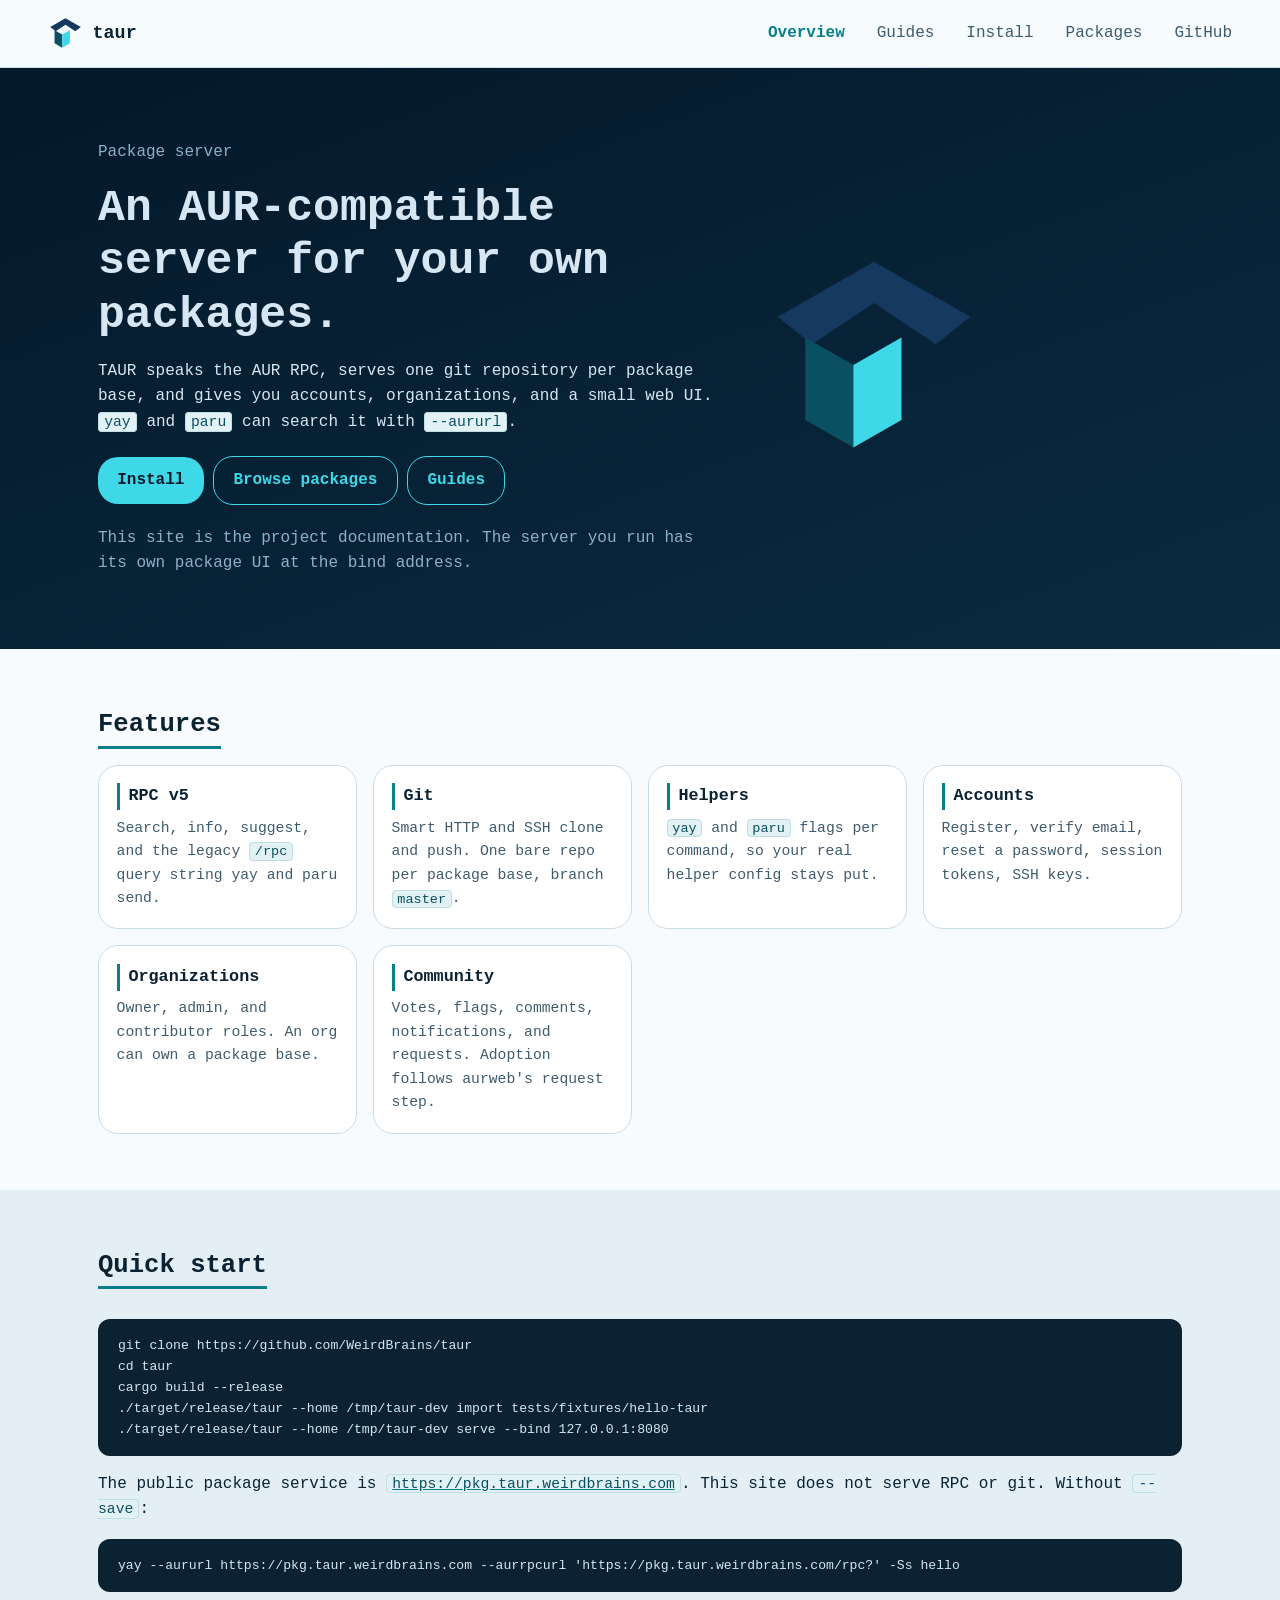
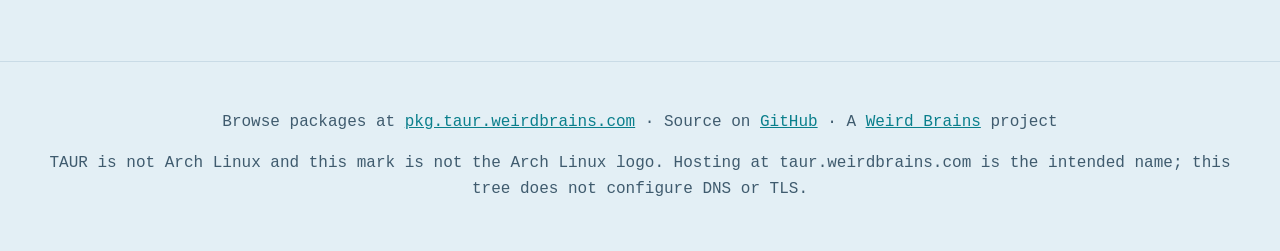
<file: index.html>
<!doctype html>
<html lang="en">
<head>
<meta charset="utf-8">
<meta name="viewport" content="width=device-width, initial-scale=1">
<title>TAUR — an AUR-compatible package server</title>
<link rel="canonical" href="https://taur.weirdbrains.com/">
<link rel="icon" href="assets/icon.svg" type="image/svg+xml">
<link rel="icon" href="assets/favicon.ico" type="image/x-icon">
<link rel="icon" href="/favicon.ico" type="image/x-icon">
<link rel="stylesheet" href="style.css">
</head>
<body>
<a class="skip" href="#main">Skip to content</a>
<header class="nav">
  <a class="brand" href="./"><img class="logo" src="assets/logo.svg" alt="" width="36" height="36"> taur</a>
  <button class="menu" aria-expanded="false" aria-controls="links">Menu</button>
  <nav id="links" aria-label="Main">
    <a href="./" aria-current="page">Overview</a>
    <a href="docs/">Guides</a>
    <a href="docs/install.html">Install</a>
    <a href="https://pkg.taur.weirdbrains.com/">Packages</a>
    <a href="https://github.com/WeirdBrains/taur">GitHub</a>
  </nav>
</header>
<main id="main">
<section class="hero">
  <div>
    <p class="lede">Package server</p>
    <h1>An AUR-compatible server for your own packages.</h1>
    <p>TAUR speaks the AUR RPC, serves one git repository per package base, and gives you accounts, organizations, and a small web UI. <code>yay</code> and <code>paru</code> can search it with <code>--aururl</code>.</p>
    <p><a class="btn" href="docs/install.html">Install</a><a class="btn ghost" href="https://pkg.taur.weirdbrains.com/">Browse packages</a><a class="btn ghost" href="docs/">Guides</a></p>
    <p class="lede">This site is the project documentation. The server you run has its own package UI at the bind address.</p>
  </div>
  <img class="mark" src="assets/logo.svg" alt="TAUR mark: an angular tau, not the Arch Linux logo">
</section>
<section class="light">
  <h2>Features</h2>
  <ul class="grid">
    <li><h3>RPC v5</h3><p>Search, info, suggest, and the legacy <code>/rpc</code> query string yay and paru send.</p></li>
    <li><h3>Git</h3><p>Smart HTTP and SSH clone and push. One bare repo per package base, branch <code>master</code>.</p></li>
    <li><h3>Helpers</h3><p><code>yay</code> and <code>paru</code> flags per command, so your real helper config stays put.</p></li>
    <li><h3>Accounts</h3><p>Register, verify email, reset a password, session tokens, SSH keys.</p></li>
    <li><h3>Organizations</h3><p>Owner, admin, and contributor roles. An org can own a package base.</p></li>
    <li><h3>Community</h3><p>Votes, flags, comments, notifications, and requests. Adoption follows aurweb's request step.</p></li>
  </ul>
</section>
<section>
  <h2>Quick start</h2>
  <pre><code>git clone https://github.com/WeirdBrains/taur
cd taur
cargo build --release
./target/release/taur --home /tmp/taur-dev import tests/fixtures/hello-taur
./target/release/taur --home /tmp/taur-dev serve --bind 127.0.0.1:8080</code></pre>
  <p>The public package service is <a href="https://pkg.taur.weirdbrains.com/"><code>https://pkg.taur.weirdbrains.com</code></a>. This site does not serve RPC or git. Without <code>--save</code>:</p>
  <pre><code>yay --aururl https://pkg.taur.weirdbrains.com --aurrpcurl 'https://pkg.taur.weirdbrains.com/rpc?' -Ss hello</code></pre>
</section>
</main>
<footer>
  <p>Browse packages at <a href="https://pkg.taur.weirdbrains.com/">pkg.taur.weirdbrains.com</a> · Source on <a href="https://github.com/WeirdBrains/taur">GitHub</a> · A <a href="https://weirdbrains.com">Weird Brains</a> project</p>
  <p>TAUR is not Arch Linux and this mark is not the Arch Linux logo. Hosting at taur.weirdbrains.com is the intended name; this tree does not configure DNS or TLS.</p>
</footer>
<script src="main.js"></script>
</body>
</html>
</file>
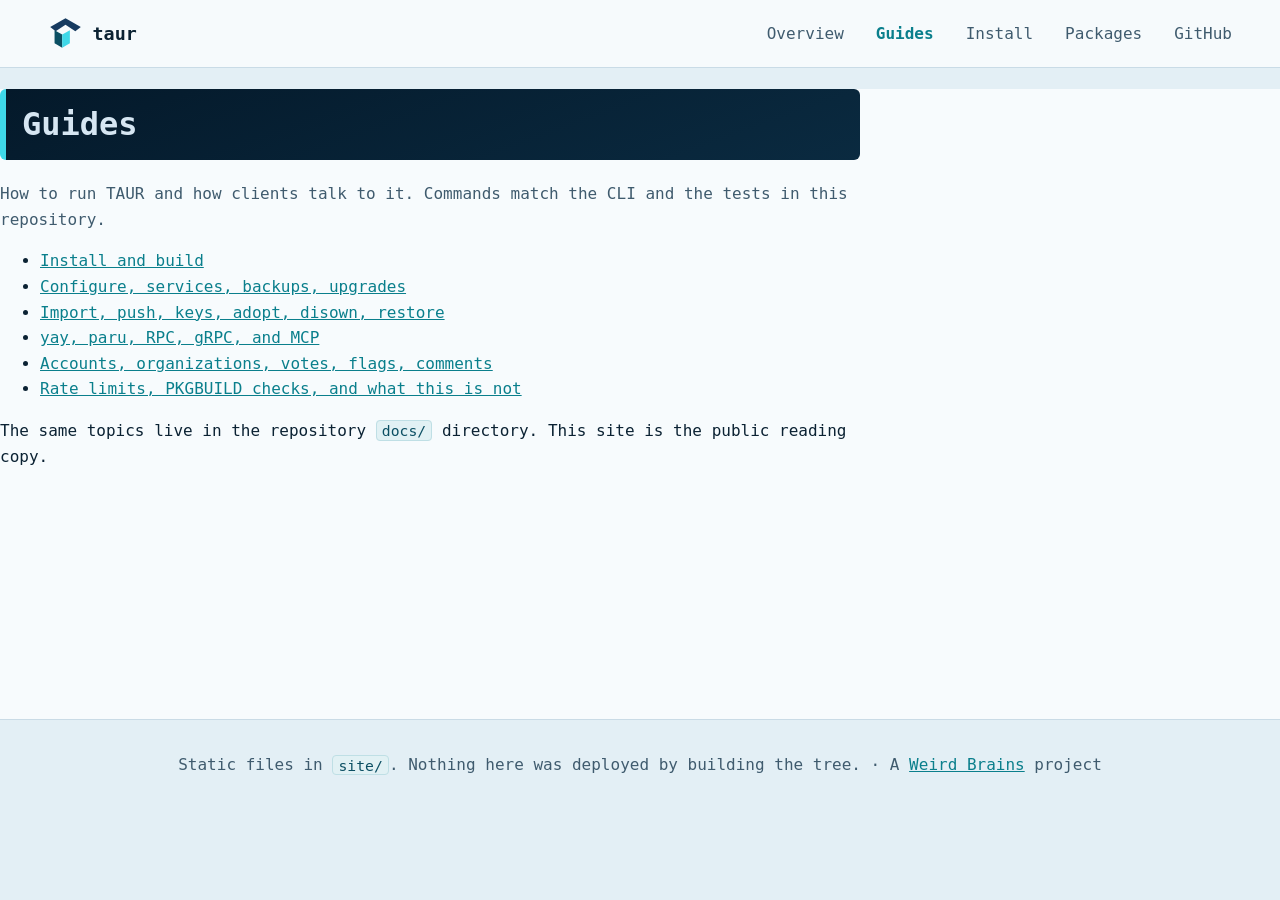
<file: docs/index.html>
<!doctype html>
<html lang="en">
<head>
<meta charset="utf-8">
<meta name="viewport" content="width=device-width, initial-scale=1">
<title>Guides — TAUR</title>
<link rel="canonical" href="https://taur.weirdbrains.com/docs/">
<link rel="icon" href="../assets/icon.svg" type="image/svg+xml">
<link rel="icon" href="../assets/favicon.ico" type="image/x-icon">
<link rel="icon" href="/favicon.ico" type="image/x-icon">
<link rel="stylesheet" href="../style.css">
</head>
<body>
<a class="skip" href="#main">Skip to content</a>
<header class="nav">
  <a class="brand" href="../"><img class="logo" src="../assets/logo.svg" alt="" width="36" height="36"> taur</a>
  <button class="menu" aria-expanded="false" aria-controls="links">Menu</button>
  <nav id="links" aria-label="Main">
    <a href="../">Overview</a>
    <a href="./" aria-current="page">Guides</a>
    <a href="install.html">Install</a>
    <a href="https://pkg.taur.weirdbrains.com/">Packages</a>
    <a href="https://github.com/WeirdBrains/taur">GitHub</a>
  </nav>
</header>
<main id="main" class="light doc">
<h1>Guides</h1>
<p class="lede">How to run TAUR and how clients talk to it. Commands match the CLI and the tests in this repository.</p>
<ul>
  <li><a href="install.html">Install and build</a></li>
  <li><a href="operate.html">Configure, services, backups, upgrades</a></li>
  <li><a href="publish.html">Import, push, keys, adopt, disown, restore</a></li>
  <li><a href="clients.html">yay, paru, RPC, gRPC, and MCP</a></li>
  <li><a href="people.html">Accounts, organizations, votes, flags, comments</a></li>
  <li><a href="security.html">Rate limits, PKGBUILD checks, and what this is not</a></li>
</ul>
<p>The same topics live in the repository <code>docs/</code> directory. This site is the public reading copy.</p>
</main>
<footer class="docfoot">Static files in <code>site/</code>. Nothing here was deployed by building the tree. · A <a href="https://weirdbrains.com">Weird Brains</a> project</footer>
<script src="../main.js"></script>
</body>
</html>
</file>
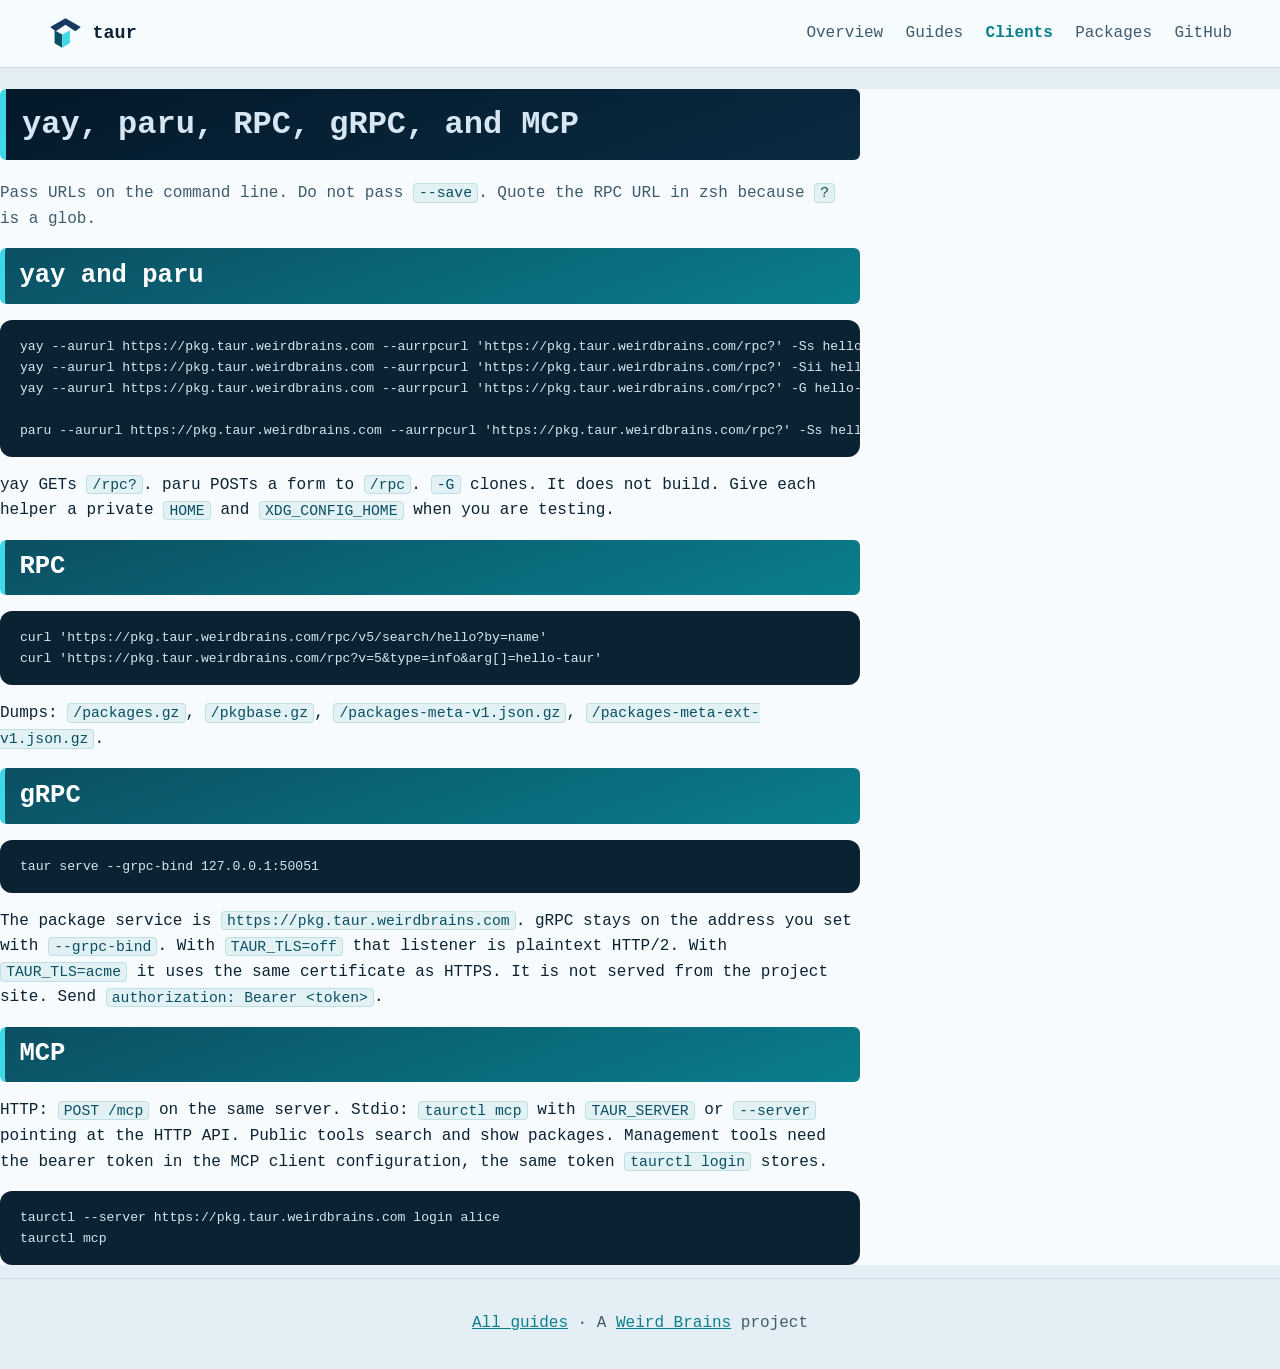
<file: docs/clients.html>
<!doctype html>
<html lang="en">
<head>
<meta charset="utf-8">
<meta name="viewport" content="width=device-width, initial-scale=1">
<title>Clients — TAUR</title>
<link rel="canonical" href="https://taur.weirdbrains.com/docs/clients.html">
<link rel="icon" href="../assets/icon.svg" type="image/svg+xml">
<link rel="icon" href="../assets/favicon.ico" type="image/x-icon">
<link rel="icon" href="/favicon.ico" type="image/x-icon">
<link rel="stylesheet" href="../style.css">
</head>
<body>
<a class="skip" href="#main">Skip to content</a>
<header class="nav">
  <a class="brand" href="../"><img class="logo" src="../assets/logo.svg" alt="" width="36" height="36"> taur</a>
  <button class="menu" aria-expanded="false" aria-controls="links">Menu</button>
  <nav id="links" aria-label="Main"><a href="../">Overview</a><a href="./">Guides</a><a href="clients.html" aria-current="page">Clients</a><a href="https://pkg.taur.weirdbrains.com/">Packages</a><a href="https://github.com/WeirdBrains/taur">GitHub</a></nav>
</header>
<main id="main" class="light doc">
<h1>yay, paru, RPC, gRPC, and MCP</h1>
<p class="lede">Pass URLs on the command line. Do not pass <code>--save</code>. Quote the RPC URL in zsh because <code>?</code> is a glob.</p>
<h2>yay and paru</h2>
<pre><code>yay --aururl https://pkg.taur.weirdbrains.com --aurrpcurl 'https://pkg.taur.weirdbrains.com/rpc?' -Ss hello
yay --aururl https://pkg.taur.weirdbrains.com --aurrpcurl 'https://pkg.taur.weirdbrains.com/rpc?' -Sii hello-taur
yay --aururl https://pkg.taur.weirdbrains.com --aurrpcurl 'https://pkg.taur.weirdbrains.com/rpc?' -G hello-taur

paru --aururl https://pkg.taur.weirdbrains.com --aurrpcurl 'https://pkg.taur.weirdbrains.com/rpc?' -Ss hello</code></pre>
<p>yay GETs <code>/rpc?</code>. paru POSTs a form to <code>/rpc</code>. <code>-G</code> clones. It does not build. Give each helper a private <code>HOME</code> and <code>XDG_CONFIG_HOME</code> when you are testing.</p>
<h2>RPC</h2>
<pre><code>curl 'https://pkg.taur.weirdbrains.com/rpc/v5/search/hello?by=name'
curl 'https://pkg.taur.weirdbrains.com/rpc?v=5&amp;type=info&amp;arg[]=hello-taur'</code></pre>
<p>Dumps: <code>/packages.gz</code>, <code>/pkgbase.gz</code>, <code>/packages-meta-v1.json.gz</code>, <code>/packages-meta-ext-v1.json.gz</code>.</p>
<h2>gRPC</h2>
<pre><code>taur serve --grpc-bind 127.0.0.1:50051</code></pre>
<p>The package service is <code>https://pkg.taur.weirdbrains.com</code>. gRPC stays on the address you set with <code>--grpc-bind</code>. With <code>TAUR_TLS=off</code> that listener is plaintext HTTP/2. With <code>TAUR_TLS=acme</code> it uses the same certificate as HTTPS. It is not served from the project site. Send <code>authorization: Bearer &lt;token&gt;</code>.</p>
<h2>MCP</h2>
<p>HTTP: <code>POST /mcp</code> on the same server. Stdio: <code>taurctl mcp</code> with <code>TAUR_SERVER</code> or <code>--server</code> pointing at the HTTP API. Public tools search and show packages. Management tools need the bearer token in the MCP client configuration, the same token <code>taurctl login</code> stores.</p>
<pre><code>taurctl --server https://pkg.taur.weirdbrains.com login alice
taurctl mcp</code></pre>
</main>
<footer class="docfoot"><a href="./">All guides</a> · A <a href="https://weirdbrains.com">Weird Brains</a> project</footer>
<script src="../main.js"></script>
</body>
</html>
</file>
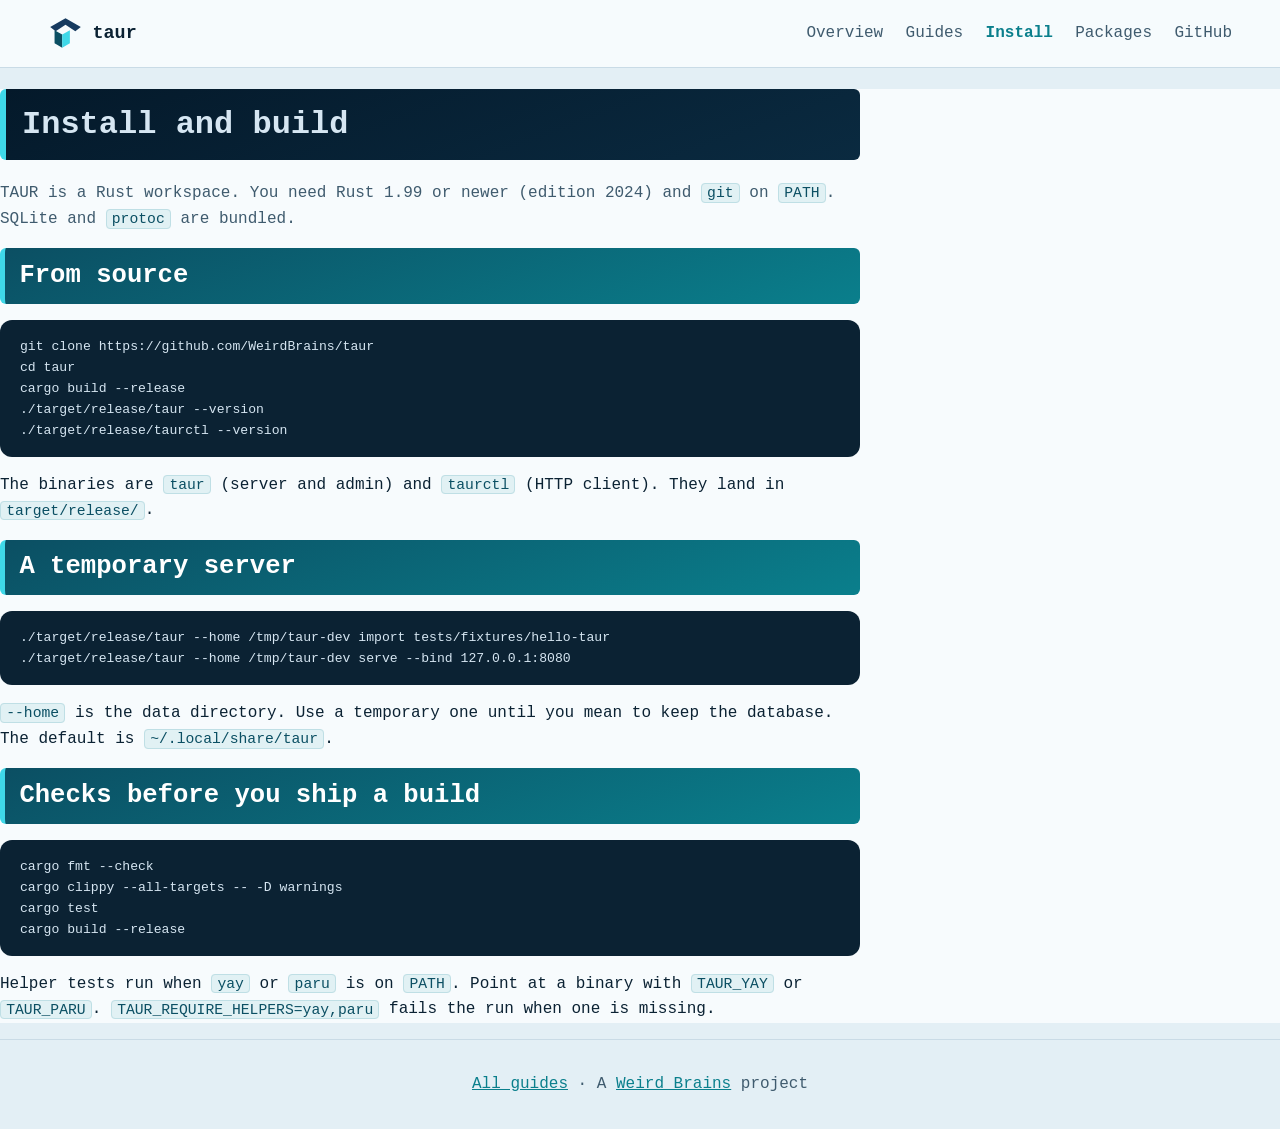
<file: docs/install.html>
<!doctype html>
<html lang="en">
<head>
<meta charset="utf-8">
<meta name="viewport" content="width=device-width, initial-scale=1">
<title>Install and build — TAUR</title>
<link rel="canonical" href="https://taur.weirdbrains.com/docs/install.html">
<link rel="icon" href="../assets/icon.svg" type="image/svg+xml">
<link rel="icon" href="../assets/favicon.ico" type="image/x-icon">
<link rel="icon" href="/favicon.ico" type="image/x-icon">
<link rel="stylesheet" href="../style.css">
</head>
<body>
<a class="skip" href="#main">Skip to content</a>
<header class="nav">
  <a class="brand" href="../"><img class="logo" src="../assets/logo.svg" alt="" width="36" height="36"> taur</a>
  <button class="menu" aria-expanded="false" aria-controls="links">Menu</button>
  <nav id="links" aria-label="Main"><a href="../">Overview</a><a href="./">Guides</a><a href="install.html" aria-current="page">Install</a><a href="https://pkg.taur.weirdbrains.com/">Packages</a><a href="https://github.com/WeirdBrains/taur">GitHub</a></nav>
</header>
<main id="main" class="light doc">
<h1>Install and build</h1>
<p class="lede">TAUR is a Rust workspace. You need Rust 1.99 or newer (edition 2024) and <code>git</code> on <code>PATH</code>. SQLite and <code>protoc</code> are bundled.</p>
<h2>From source</h2>
<pre><code>git clone https://github.com/WeirdBrains/taur
cd taur
cargo build --release
./target/release/taur --version
./target/release/taurctl --version</code></pre>
<p>The binaries are <code>taur</code> (server and admin) and <code>taurctl</code> (HTTP client). They land in <code>target/release/</code>.</p>
<h2>A temporary server</h2>
<pre><code>./target/release/taur --home /tmp/taur-dev import tests/fixtures/hello-taur
./target/release/taur --home /tmp/taur-dev serve --bind 127.0.0.1:8080</code></pre>
<p><code>--home</code> is the data directory. Use a temporary one until you mean to keep the database. The default is <code>~/.local/share/taur</code>.</p>
<h2>Checks before you ship a build</h2>
<pre><code>cargo fmt --check
cargo clippy --all-targets -- -D warnings
cargo test
cargo build --release</code></pre>
<p>Helper tests run when <code>yay</code> or <code>paru</code> is on <code>PATH</code>. Point at a binary with <code>TAUR_YAY</code> or <code>TAUR_PARU</code>. <code>TAUR_REQUIRE_HELPERS=yay,paru</code> fails the run when one is missing.</p>
</main>
<footer class="docfoot"><a href="./">All guides</a> · A <a href="https://weirdbrains.com">Weird Brains</a> project</footer>
<script src="../main.js"></script>
</body>
</html>
</file>
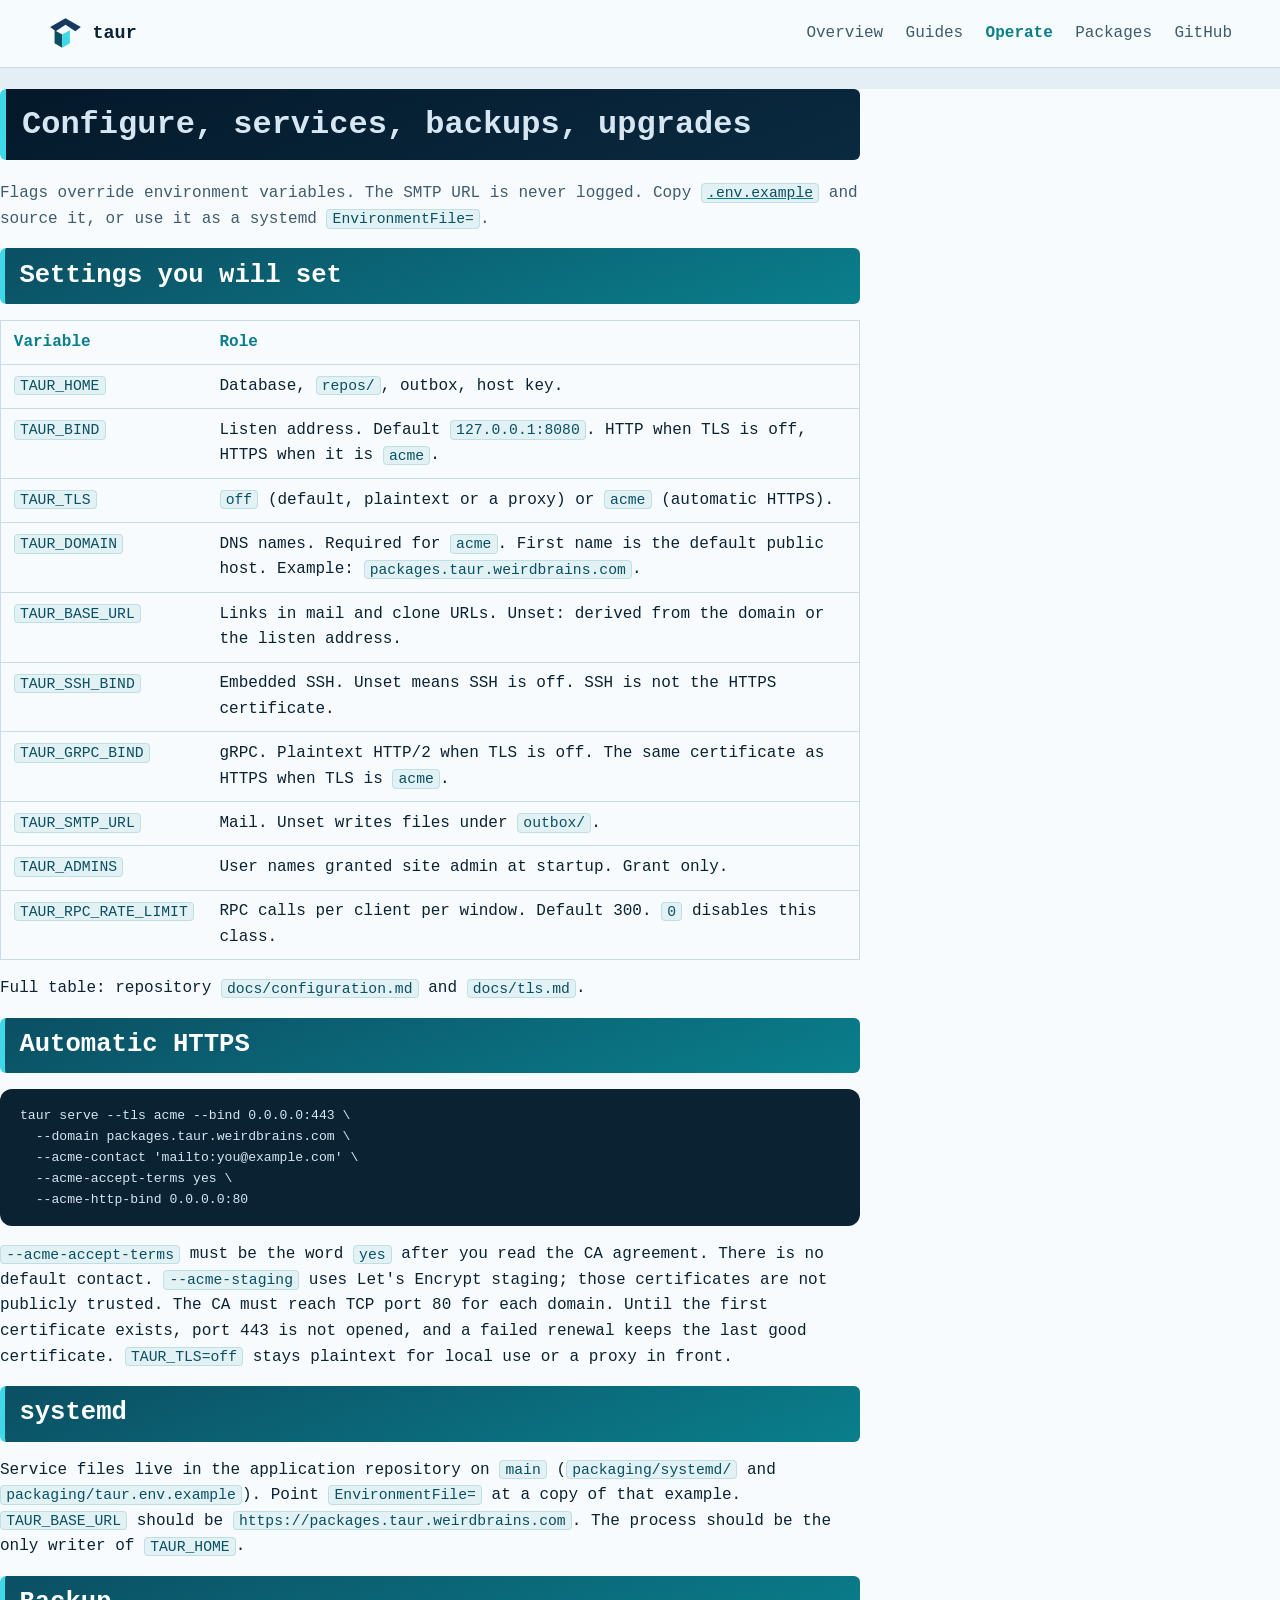
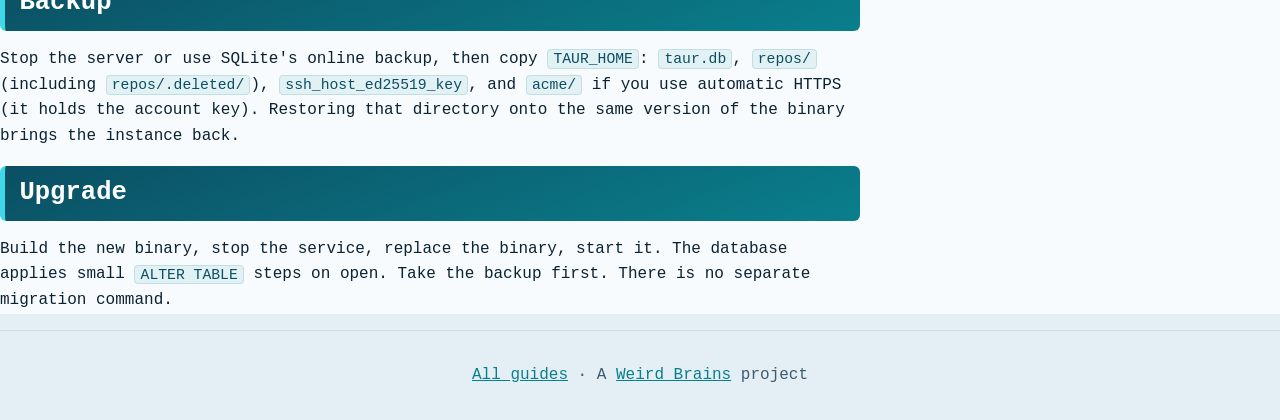
<file: docs/operate.html>
<!doctype html>
<html lang="en">
<head>
<meta charset="utf-8">
<meta name="viewport" content="width=device-width, initial-scale=1">
<title>Operate TAUR — guides</title>
<link rel="canonical" href="https://taur.weirdbrains.com/docs/operate.html">
<link rel="icon" href="../assets/icon.svg" type="image/svg+xml">
<link rel="icon" href="../assets/favicon.ico" type="image/x-icon">
<link rel="icon" href="/favicon.ico" type="image/x-icon">
<link rel="stylesheet" href="../style.css">
</head>
<body>
<a class="skip" href="#main">Skip to content</a>
<header class="nav">
  <a class="brand" href="../"><img class="logo" src="../assets/logo.svg" alt="" width="36" height="36"> taur</a>
  <button class="menu" aria-expanded="false" aria-controls="links">Menu</button>
  <nav id="links" aria-label="Main"><a href="../">Overview</a><a href="./">Guides</a><a href="operate.html" aria-current="page">Operate</a><a href="https://pkg.taur.weirdbrains.com/">Packages</a><a href="https://github.com/WeirdBrains/taur">GitHub</a></nav>
</header>
<main id="main" class="light doc">
<h1>Configure, services, backups, upgrades</h1>
<p class="lede">Flags override environment variables. The SMTP URL is never logged. Copy <a href="https://github.com/WeirdBrains/taur/blob/main/.env.example"><code>.env.example</code></a> and source it, or use it as a systemd <code>EnvironmentFile=</code>.</p>
<h2>Settings you will set</h2>
<table>
  <tr><th>Variable</th><th>Role</th></tr>
  <tr><td><code>TAUR_HOME</code></td><td>Database, <code>repos/</code>, outbox, host key.</td></tr>
  <tr><td><code>TAUR_BIND</code></td><td>Listen address. Default <code>127.0.0.1:8080</code>. HTTP when TLS is off, HTTPS when it is <code>acme</code>.</td></tr>
  <tr><td><code>TAUR_TLS</code></td><td><code>off</code> (default, plaintext or a proxy) or <code>acme</code> (automatic HTTPS).</td></tr>
  <tr><td><code>TAUR_DOMAIN</code></td><td>DNS names. Required for <code>acme</code>. First name is the default public host. Example: <code>packages.taur.weirdbrains.com</code>.</td></tr>
  <tr><td><code>TAUR_BASE_URL</code></td><td>Links in mail and clone URLs. Unset: derived from the domain or the listen address.</td></tr>
  <tr><td><code>TAUR_SSH_BIND</code></td><td>Embedded SSH. Unset means SSH is off. SSH is not the HTTPS certificate.</td></tr>
  <tr><td><code>TAUR_GRPC_BIND</code></td><td>gRPC. Plaintext HTTP/2 when TLS is off. The same certificate as HTTPS when TLS is <code>acme</code>.</td></tr>
  <tr><td><code>TAUR_SMTP_URL</code></td><td>Mail. Unset writes files under <code>outbox/</code>.</td></tr>
  <tr><td><code>TAUR_ADMINS</code></td><td>User names granted site admin at startup. Grant only.</td></tr>
  <tr><td><code>TAUR_RPC_RATE_LIMIT</code></td><td>RPC calls per client per window. Default 300. <code>0</code> disables this class.</td></tr>
</table>
<p>Full table: repository <code>docs/configuration.md</code> and <code>docs/tls.md</code>.</p>
<h2>Automatic HTTPS</h2>
<pre><code>taur serve --tls acme --bind 0.0.0.0:443 \
  --domain packages.taur.weirdbrains.com \
  --acme-contact 'mailto:you@example.com' \
  --acme-accept-terms yes \
  --acme-http-bind 0.0.0.0:80</code></pre>
<p><code>--acme-accept-terms</code> must be the word <code>yes</code> after you read the CA agreement. There is no default contact. <code>--acme-staging</code> uses Let's Encrypt staging; those certificates are not publicly trusted. The CA must reach TCP port 80 for each domain. Until the first certificate exists, port 443 is not opened, and a failed renewal keeps the last good certificate. <code>TAUR_TLS=off</code> stays plaintext for local use or a proxy in front.</p>
<h2>systemd</h2>
<p>Service files live in the application repository on <code>main</code> (<code>packaging/systemd/</code> and <code>packaging/taur.env.example</code>). Point <code>EnvironmentFile=</code> at a copy of that example. <code>TAUR_BASE_URL</code> should be <code>https://packages.taur.weirdbrains.com</code>. The process should be the only writer of <code>TAUR_HOME</code>.</p>
<h2>Backup</h2>
<p>Stop the server or use SQLite's online backup, then copy <code>TAUR_HOME</code>: <code>taur.db</code>, <code>repos/</code> (including <code>repos/.deleted/</code>), <code>ssh_host_ed25519_key</code>, and <code>acme/</code> if you use automatic HTTPS (it holds the account key). Restoring that directory onto the same version of the binary brings the instance back.</p>
<h2>Upgrade</h2>
<p>Build the new binary, stop the service, replace the binary, start it. The database applies small <code>ALTER TABLE</code> steps on open. Take the backup first. There is no separate migration command.</p>
</main>
<footer class="docfoot"><a href="./">All guides</a> · A <a href="https://weirdbrains.com">Weird Brains</a> project</footer>
<script src="../main.js"></script>
</body>
</html>
</file>
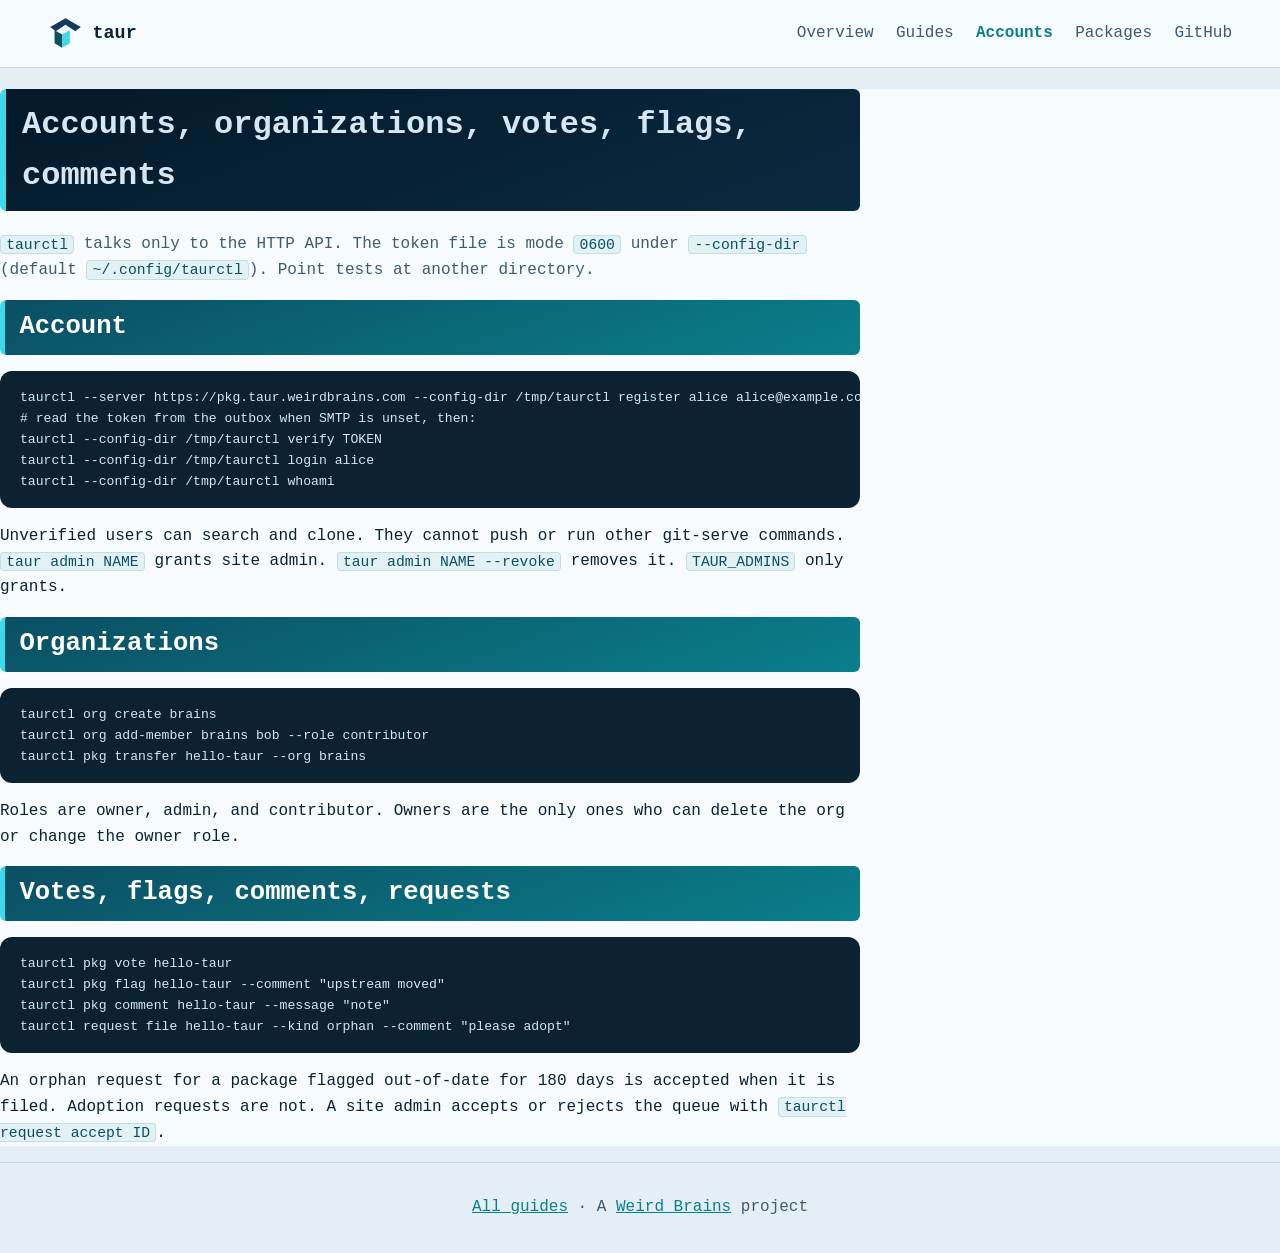
<file: docs/people.html>
<!doctype html>
<html lang="en">
<head>
<meta charset="utf-8">
<meta name="viewport" content="width=device-width, initial-scale=1">
<title>Accounts and community — TAUR</title>
<link rel="canonical" href="https://taur.weirdbrains.com/docs/people.html">
<link rel="icon" href="../assets/icon.svg" type="image/svg+xml">
<link rel="icon" href="../assets/favicon.ico" type="image/x-icon">
<link rel="icon" href="/favicon.ico" type="image/x-icon">
<link rel="stylesheet" href="../style.css">
</head>
<body>
<a class="skip" href="#main">Skip to content</a>
<header class="nav">
  <a class="brand" href="../"><img class="logo" src="../assets/logo.svg" alt="" width="36" height="36"> taur</a>
  <button class="menu" aria-expanded="false" aria-controls="links">Menu</button>
  <nav id="links" aria-label="Main"><a href="../">Overview</a><a href="./">Guides</a><a href="people.html" aria-current="page">Accounts</a><a href="https://pkg.taur.weirdbrains.com/">Packages</a><a href="https://github.com/WeirdBrains/taur">GitHub</a></nav>
</header>
<main id="main" class="light doc">
<h1>Accounts, organizations, votes, flags, comments</h1>
<p class="lede"><code>taurctl</code> talks only to the HTTP API. The token file is mode <code>0600</code> under <code>--config-dir</code> (default <code>~/.config/taurctl</code>). Point tests at another directory.</p>
<h2>Account</h2>
<pre><code>taurctl --server https://pkg.taur.weirdbrains.com --config-dir /tmp/taurctl register alice alice@example.com
# read the token from the outbox when SMTP is unset, then:
taurctl --config-dir /tmp/taurctl verify TOKEN
taurctl --config-dir /tmp/taurctl login alice
taurctl --config-dir /tmp/taurctl whoami</code></pre>
<p>Unverified users can search and clone. They cannot push or run other git-serve commands. <code>taur admin NAME</code> grants site admin. <code>taur admin NAME --revoke</code> removes it. <code>TAUR_ADMINS</code> only grants.</p>
<h2>Organizations</h2>
<pre><code>taurctl org create brains
taurctl org add-member brains bob --role contributor
taurctl pkg transfer hello-taur --org brains</code></pre>
<p>Roles are owner, admin, and contributor. Owners are the only ones who can delete the org or change the owner role.</p>
<h2>Votes, flags, comments, requests</h2>
<pre><code>taurctl pkg vote hello-taur
taurctl pkg flag hello-taur --comment "upstream moved"
taurctl pkg comment hello-taur --message "note"
taurctl request file hello-taur --kind orphan --comment "please adopt"</code></pre>
<p>An orphan request for a package flagged out-of-date for 180 days is accepted when it is filed. Adoption requests are not. A site admin accepts or rejects the queue with <code>taurctl request accept ID</code>.</p>
</main>
<footer class="docfoot"><a href="./">All guides</a> · A <a href="https://weirdbrains.com">Weird Brains</a> project</footer>
<script src="../main.js"></script>
</body>
</html>
</file>
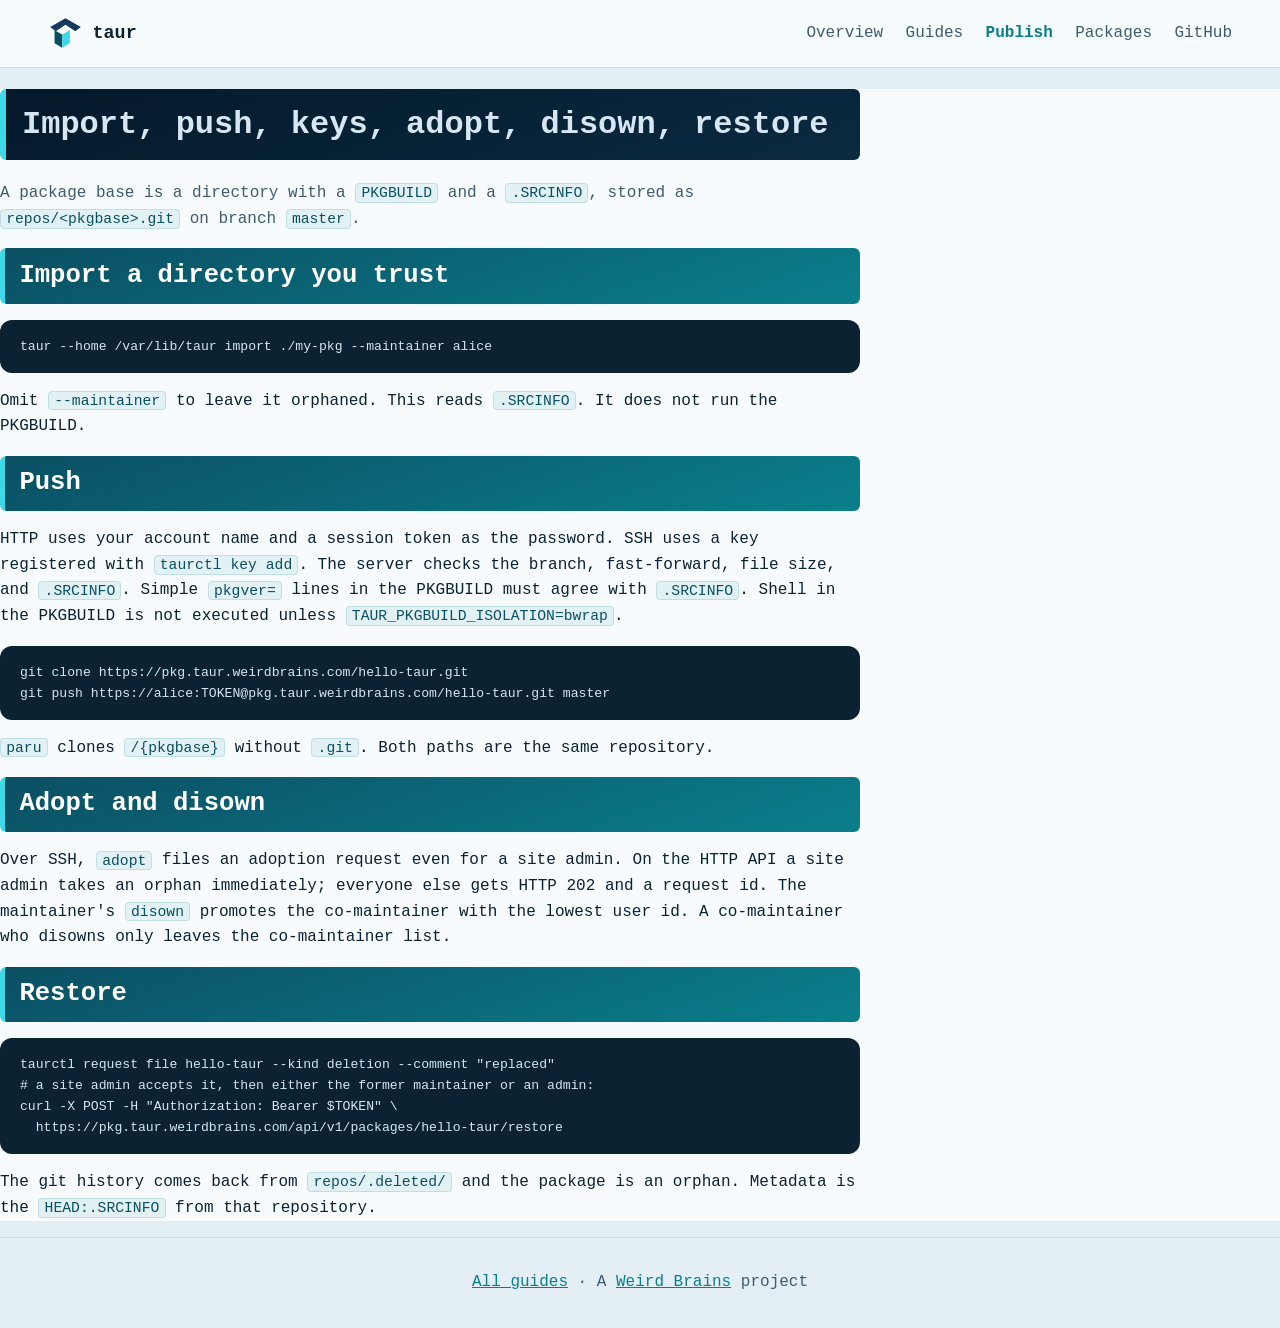
<file: docs/publish.html>
<!doctype html>
<html lang="en">
<head>
<meta charset="utf-8">
<meta name="viewport" content="width=device-width, initial-scale=1">
<title>Publish packages — TAUR</title>
<link rel="canonical" href="https://taur.weirdbrains.com/docs/publish.html">
<link rel="icon" href="../assets/icon.svg" type="image/svg+xml">
<link rel="icon" href="../assets/favicon.ico" type="image/x-icon">
<link rel="icon" href="/favicon.ico" type="image/x-icon">
<link rel="stylesheet" href="../style.css">
</head>
<body>
<a class="skip" href="#main">Skip to content</a>
<header class="nav">
  <a class="brand" href="../"><img class="logo" src="../assets/logo.svg" alt="" width="36" height="36"> taur</a>
  <button class="menu" aria-expanded="false" aria-controls="links">Menu</button>
  <nav id="links" aria-label="Main"><a href="../">Overview</a><a href="./">Guides</a><a href="publish.html" aria-current="page">Publish</a><a href="https://pkg.taur.weirdbrains.com/">Packages</a><a href="https://github.com/WeirdBrains/taur">GitHub</a></nav>
</header>
<main id="main" class="light doc">
<h1>Import, push, keys, adopt, disown, restore</h1>
<p class="lede">A package base is a directory with a <code>PKGBUILD</code> and a <code>.SRCINFO</code>, stored as <code>repos/&lt;pkgbase&gt;.git</code> on branch <code>master</code>.</p>
<h2>Import a directory you trust</h2>
<pre><code>taur --home /var/lib/taur import ./my-pkg --maintainer alice</code></pre>
<p>Omit <code>--maintainer</code> to leave it orphaned. This reads <code>.SRCINFO</code>. It does not run the PKGBUILD.</p>
<h2>Push</h2>
<p>HTTP uses your account name and a session token as the password. SSH uses a key registered with <code>taurctl key add</code>. The server checks the branch, fast-forward, file size, and <code>.SRCINFO</code>. Simple <code>pkgver=</code> lines in the PKGBUILD must agree with <code>.SRCINFO</code>. Shell in the PKGBUILD is not executed unless <code>TAUR_PKGBUILD_ISOLATION=bwrap</code>.</p>
<pre><code>git clone https://pkg.taur.weirdbrains.com/hello-taur.git
git push https://alice:TOKEN@pkg.taur.weirdbrains.com/hello-taur.git master</code></pre>
<p><code>paru</code> clones <code>/{pkgbase}</code> without <code>.git</code>. Both paths are the same repository.</p>
<h2>Adopt and disown</h2>
<p>Over SSH, <code>adopt</code> files an adoption request even for a site admin. On the HTTP API a site admin takes an orphan immediately; everyone else gets HTTP 202 and a request id. The maintainer's <code>disown</code> promotes the co-maintainer with the lowest user id. A co-maintainer who disowns only leaves the co-maintainer list.</p>
<h2>Restore</h2>
<pre><code>taurctl request file hello-taur --kind deletion --comment "replaced"
# a site admin accepts it, then either the former maintainer or an admin:
curl -X POST -H "Authorization: Bearer $TOKEN" \
  https://pkg.taur.weirdbrains.com/api/v1/packages/hello-taur/restore</code></pre>
<p>The git history comes back from <code>repos/.deleted/</code> and the package is an orphan. Metadata is the <code>HEAD:.SRCINFO</code> from that repository.</p>
</main>
<footer class="docfoot"><a href="./">All guides</a> · A <a href="https://weirdbrains.com">Weird Brains</a> project</footer>
<script src="../main.js"></script>
</body>
</html>
</file>
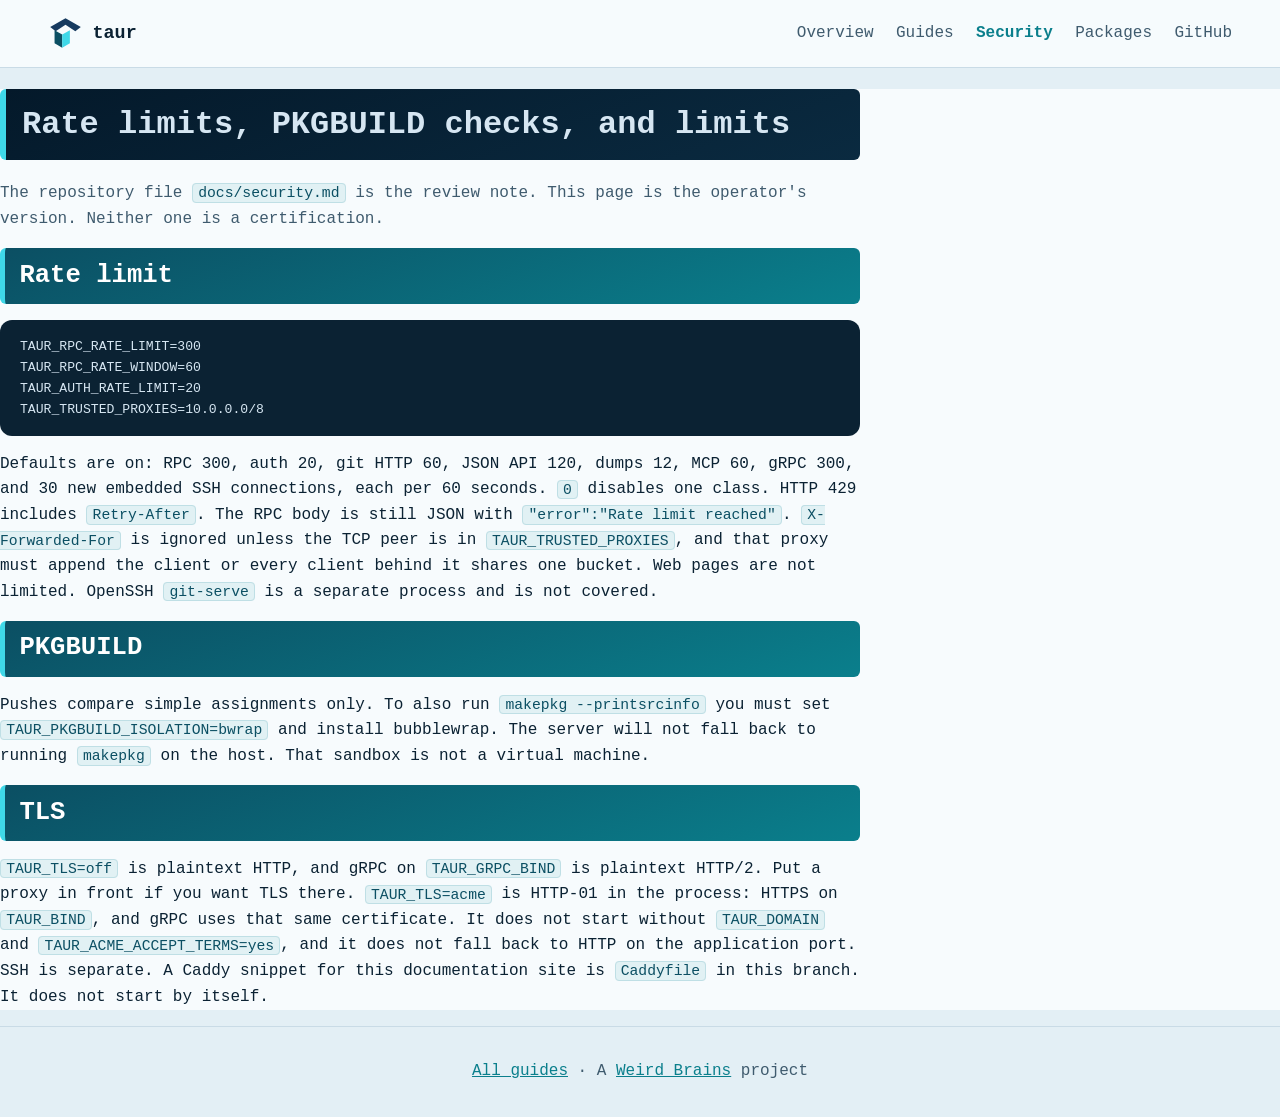
<file: docs/security.html>
<!doctype html>
<html lang="en">
<head>
<meta charset="utf-8">
<meta name="viewport" content="width=device-width, initial-scale=1">
<title>Security — TAUR</title>
<link rel="canonical" href="https://taur.weirdbrains.com/docs/security.html">
<link rel="icon" href="../assets/icon.svg" type="image/svg+xml">
<link rel="icon" href="../assets/favicon.ico" type="image/x-icon">
<link rel="icon" href="/favicon.ico" type="image/x-icon">
<link rel="stylesheet" href="../style.css">
</head>
<body>
<a class="skip" href="#main">Skip to content</a>
<header class="nav">
  <a class="brand" href="../"><img class="logo" src="../assets/logo.svg" alt="" width="36" height="36"> taur</a>
  <button class="menu" aria-expanded="false" aria-controls="links">Menu</button>
  <nav id="links" aria-label="Main"><a href="../">Overview</a><a href="./">Guides</a><a href="security.html" aria-current="page">Security</a><a href="https://pkg.taur.weirdbrains.com/">Packages</a><a href="https://github.com/WeirdBrains/taur">GitHub</a></nav>
</header>
<main id="main" class="light doc">
<h1>Rate limits, PKGBUILD checks, and limits</h1>
<p class="lede">The repository file <code>docs/security.md</code> is the review note. This page is the operator's version. Neither one is a certification.</p>
<h2>Rate limit</h2>
<pre><code>TAUR_RPC_RATE_LIMIT=300
TAUR_RPC_RATE_WINDOW=60
TAUR_AUTH_RATE_LIMIT=20
TAUR_TRUSTED_PROXIES=10.0.0.0/8</code></pre>
<p>Defaults are on: RPC 300, auth 20, git HTTP 60, JSON API 120, dumps 12, MCP 60, gRPC 300, and 30 new embedded SSH connections, each per 60 seconds. <code>0</code> disables one class. HTTP 429 includes <code>Retry-After</code>. The RPC body is still JSON with <code>"error":"Rate limit reached"</code>. <code>X-Forwarded-For</code> is ignored unless the TCP peer is in <code>TAUR_TRUSTED_PROXIES</code>, and that proxy must append the client or every client behind it shares one bucket. Web pages are not limited. OpenSSH <code>git-serve</code> is a separate process and is not covered.</p>
<h2>PKGBUILD</h2>
<p>Pushes compare simple assignments only. To also run <code>makepkg --printsrcinfo</code> you must set <code>TAUR_PKGBUILD_ISOLATION=bwrap</code> and install bubblewrap. The server will not fall back to running <code>makepkg</code> on the host. That sandbox is not a virtual machine.</p>
<h2>TLS</h2>
<p><code>TAUR_TLS=off</code> is plaintext HTTP, and gRPC on <code>TAUR_GRPC_BIND</code> is plaintext HTTP/2. Put a proxy in front if you want TLS there. <code>TAUR_TLS=acme</code> is HTTP-01 in the process: HTTPS on <code>TAUR_BIND</code>, and gRPC uses that same certificate. It does not start without <code>TAUR_DOMAIN</code> and <code>TAUR_ACME_ACCEPT_TERMS=yes</code>, and it does not fall back to HTTP on the application port. SSH is separate. A Caddy snippet for this documentation site is <code>Caddyfile</code> in this branch. It does not start by itself.</p>
</main>
<footer class="docfoot"><a href="./">All guides</a> · A <a href="https://weirdbrains.com">Weird Brains</a> project</footer>
<script src="../main.js"></script>
</body>
</html>
</file>
<file: style.css>
:root{--radius:20px;--bg:#04192A;--bg2:#0a2a40;--panel:#0a2438;--line:#16405c;--fg:#d6e6f2;--dim:#8fb0c6;--cyan:#3fd8e8;--font:ui-monospace,"JetBrains Mono","Fira Code",Menlo,Consolas,monospace}
*{box-sizing:border-box}
html{scroll-behavior:smooth}
@media (prefers-reduced-motion:reduce){html{scroll-behavior:auto}}
body{margin:0;background:#e3eff5;color:#0b2233;font:16px/1.6 var(--font)}
a{color:#0a7f8c}
a:focus-visible,button:focus-visible{outline:2px solid #0a7f8c;outline-offset:3px}
.skip{position:absolute;left:-999px}.skip:focus{left:1rem;top:1rem;background:#3fd8e8;color:#04192A;padding:.4rem .8rem;z-index:9}
.nav{display:flex;align-items:center;justify-content:space-between;padding:1rem clamp(1rem,4vw,3rem);border-bottom:1px solid #c9dbe6;position:sticky;top:0;background:rgba(247,251,253,.95);z-index:5}
.brand{display:flex;gap:.6rem;align-items:center;color:#0b2233;text-decoration:none;font-weight:700;font-size:1.15rem}
.logo{height:1.9em;width:auto;display:block}
nav a{margin-left:1.4rem;text-decoration:none;color:#3f5b6e}nav a:hover,nav a[aria-current]{color:#0a7f8c;font-weight:700}
.menu{display:none;background:none;border:1px solid #c9dbe6;color:#0b2233;font:inherit;padding:.3rem .7rem;border-radius:12px}
main{margin:0}
section{padding:3.5rem max(clamp(1rem,4vw,3rem),calc((100% - 1180px)/2 + 3rem));scroll-margin-top:4rem}
.hero{display:grid;grid-template-columns:1.2fr .8fr;gap:2.5rem;align-items:center;background:linear-gradient(160deg,#04192A,#0a2a40);color:#d6e6f2}
.hero a{color:#3fd8e8}
.hero h1{font-size:clamp(1.8rem,4vw,2.8rem);line-height:1.2;margin:.4rem 0 1rem}
.lede{color:#8fb0c6}
.light{background:#f7fbfd;color:#0b2233}
.light .lede{color:#3f5b6e}
h2{font-size:1.6rem;margin:0 0 1rem;border-bottom:3px solid #0a7f8c;display:inline-block}
h3{font-size:1.05rem;margin:0 0 .4rem;border-left:3px solid #0a7f8c;padding-left:.55rem}
.btn{display:inline-block;padding:.65rem 1.2rem;background:#3fd8e8;color:#04192A;text-decoration:none;font-weight:700;margin:.3rem .6rem .3rem 0;border-radius:20px}
.btn.ghost{background:none;color:#3fd8e8;border:1px solid #3fd8e8}
.hero .btn{color:#04192A}
.hero .btn.ghost{color:#3fd8e8}
.grid{list-style:none;padding:0;margin:0;display:grid;grid-template-columns:repeat(auto-fill,minmax(min(240px,100%),1fr));gap:1rem}
.grid li{background:#fff;border:1px solid #c9dbe6;padding:1.1rem;border-radius:20px}
.grid p{margin:0;color:#3f5b6e;font-size:.92rem}
pre{background:#0b2233;color:#d6e6f2;padding:1rem 1.25rem;overflow-x:auto;font-size:.82rem;border-radius:12px}
code{background:#e1f1f4;border:1px solid #bfdfe5;color:#0b4f63;padding:.05em .35em;border-radius:4px;font-size:.92em}
pre code{background:none;border:0;padding:0;color:inherit;font-size:inherit}
table{border-collapse:collapse;width:100%;border:1px solid #c9dbe6}
th,td{text-align:left;padding:.55rem .8rem;border-bottom:1px solid #c9dbe6;vertical-align:top}
th{color:#0a7f8c}
footer,.docfoot{text-align:center;padding:2rem;color:#3f5b6e;background:#e3eff5;border-top:1px solid #c9dbe6}
.doc{min-height:70vh}
.doc h1{background:linear-gradient(160deg,#04192A,#0a2a40);color:#d6e6f2;border-left:6px solid #3fd8e8;padding:.6rem 1rem;border-radius:6px}
.doc h2{color:#fff;border:0;border-left:5px solid #3fd8e8;padding:.45rem .9rem;background:linear-gradient(160deg,#0b4f63,#0a7f8c);border-radius:6px;display:block}
.doc h3{background:#d3ebf0;padding:.3rem .75rem;border-radius:6px}
.doc>*{max-width:860px}
.mark{max-width:220px;height:auto}
@media (max-width:820px){
  .hero{grid-template-columns:1fr}
  .menu{display:block}
  nav{display:none;position:absolute;top:100%;left:0;right:0;background:#f7fbfd;border-bottom:1px solid #c9dbe6;padding:.5rem 1rem}
  nav.open{display:flex;flex-direction:column}
  nav a{margin:.4rem 0}
}
</file>
